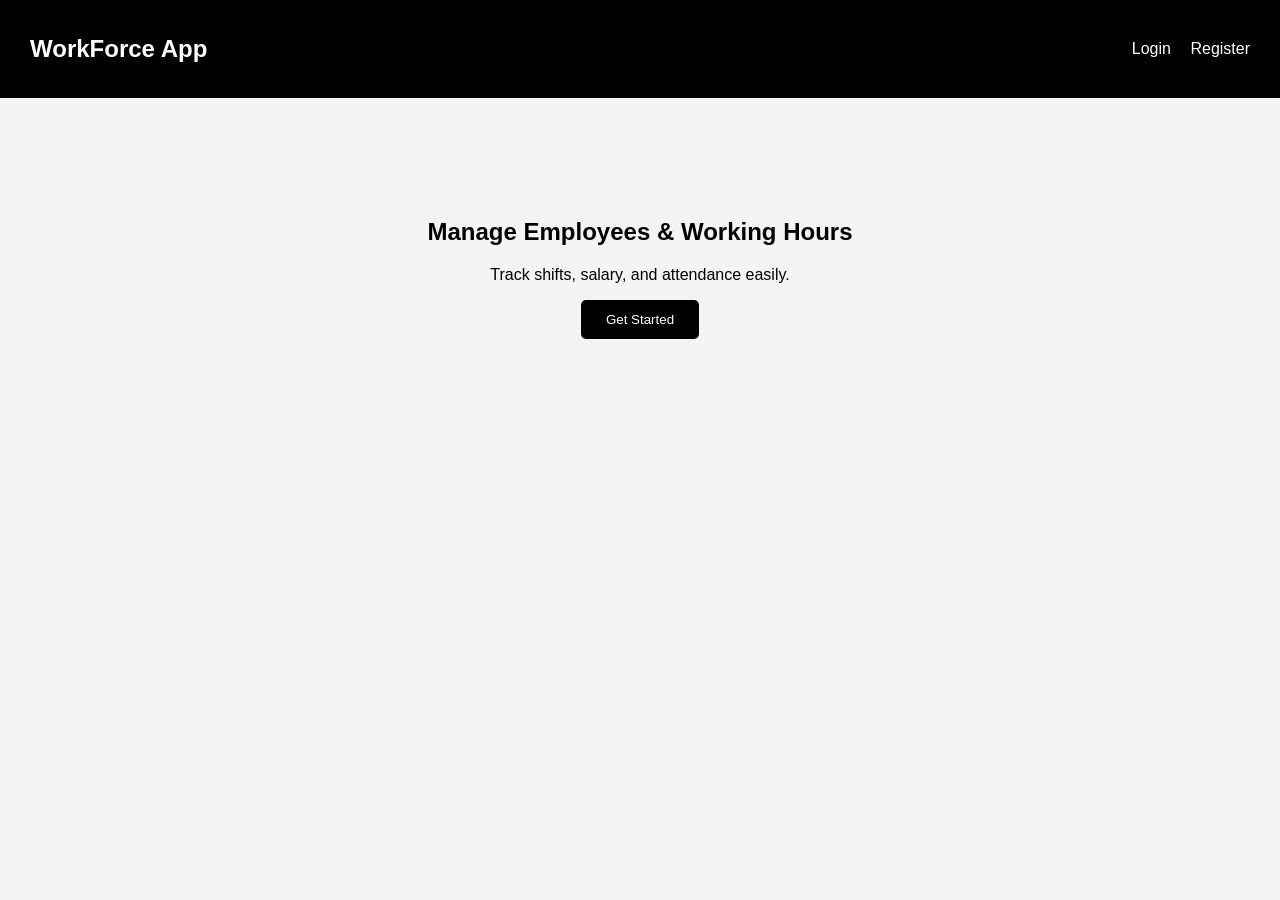
<file: index.html>
<!DOCTYPE html>
<html>
<head>
  <title>Workforce Management</title>
  <link rel="stylesheet" href="style.css">
</head>
<body>

<nav>
  <h1>WorkForce App</h1>

  <div>
    <a href="login.html">Login</a>
    <a href="register.html">Register</a>
  </div>
</nav>

<section class="hero">

  <h2>Manage Employees & Working Hours</h2>

  <p>
    Track shifts, salary, and attendance easily.
  </p>

  <a href="register.html">
    <button>Get Started</button>
  </a>

</section>

</body>
</html>
</file>
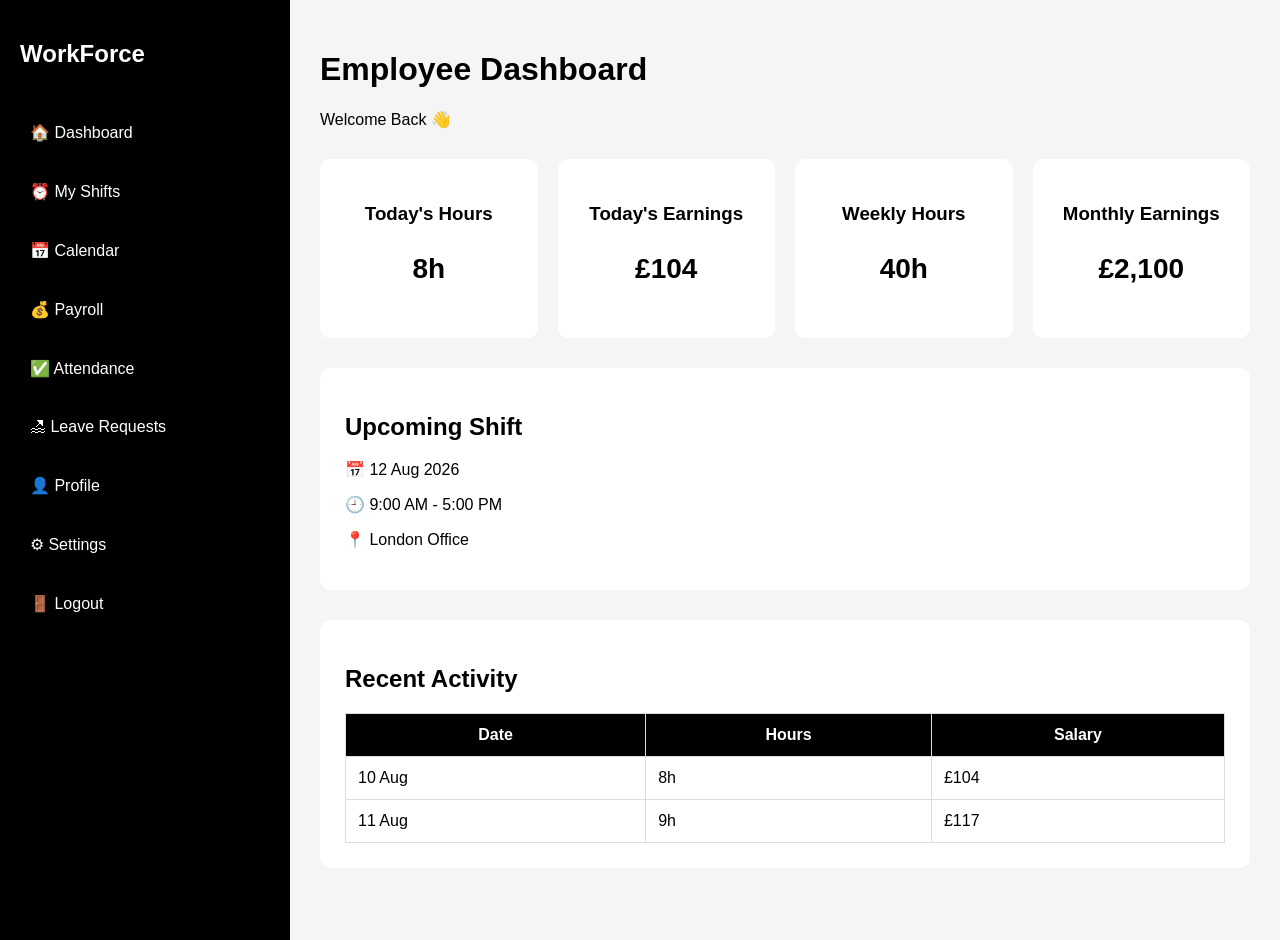
<file: employee-dashboard.html>
<!DOCTYPE html>
<html>

<head>
  <title>Employee Dashboard</title>

  <link rel="stylesheet" href="style.css">
</head>

<body>

<div class="main-layout">

  <!-- Sidebar -->

  <div class="sidebar">

    <h2>WorkForce</h2>

    <ul>

  <li>
    <a href="employee-dashboard.html">
      🏠 Dashboard
    </a>
  </li>

  <li>
    <a href="shifts.html">
      ⏰ My Shifts
    </a>
  </li>

  <li>
    <a href="calendar.html">
      📅 Calendar
    </a>
  </li>

  <li>
    <a href="payroll.html">
      💰 Payroll
    </a>
  </li>

  <li>
    <a href="attendance.html">
      ✅ Attendance
    </a>
  </li>

  <li>
    <a href="leave.html">
      🏖 Leave Requests
    </a>
  </li>

  <li>
    <a href="profile.html">
      👤 Profile
    </a>
  </li>

  <li>
    <a href="settings.html">
      ⚙ Settings
    </a>
  </li>

  <li onclick="logoutUser()">
    🚪 Logout
  </li>

</ul>
  </div>

  <!-- Main Content -->

  <div class="main-content">

    <!-- Top Navbar -->

    <div class="topbar">

      <h1>Employee Dashboard</h1>

      <p>Welcome Back 👋</p>

    </div>

    <!-- Summary Cards -->

    <div class="summary-grid">

      <div class="summary-card">
        <h3>Today's Hours</h3>
        <p>8h</p>
      </div>

      <div class="summary-card">
        <h3>Today's Earnings</h3>
        <p>£104</p>
      </div>

      <div class="summary-card">
        <h3>Weekly Hours</h3>
        <p>40h</p>
      </div>

      <div class="summary-card">
        <h3>Monthly Earnings</h3>
        <p>£2,100</p>
      </div>

    </div>

    <!-- Upcoming Shift -->

    <div class="card">

      <h2>Upcoming Shift</h2>

      <p>📅 12 Aug 2026</p>

      <p>🕘 9:00 AM - 5:00 PM</p>

      <p>📍 London Office</p>

    </div>

    <!-- Recent Activity -->

    <div class="card">

      <h2>Recent Activity</h2>

      <table>

        <tr>
          <th>Date</th>
          <th>Hours</th>
          <th>Salary</th>
        </tr>

        <tr>
          <td>10 Aug</td>
          <td>8h</td>
          <td>£104</td>
        </tr>

        <tr>
          <td>11 Aug</td>
          <td>9h</td>
          <td>£117</td>
        </tr>

      </table>

    </div>

  </div>

</div>

<script src="auth.js"></script>

</body>
</html>
</file>
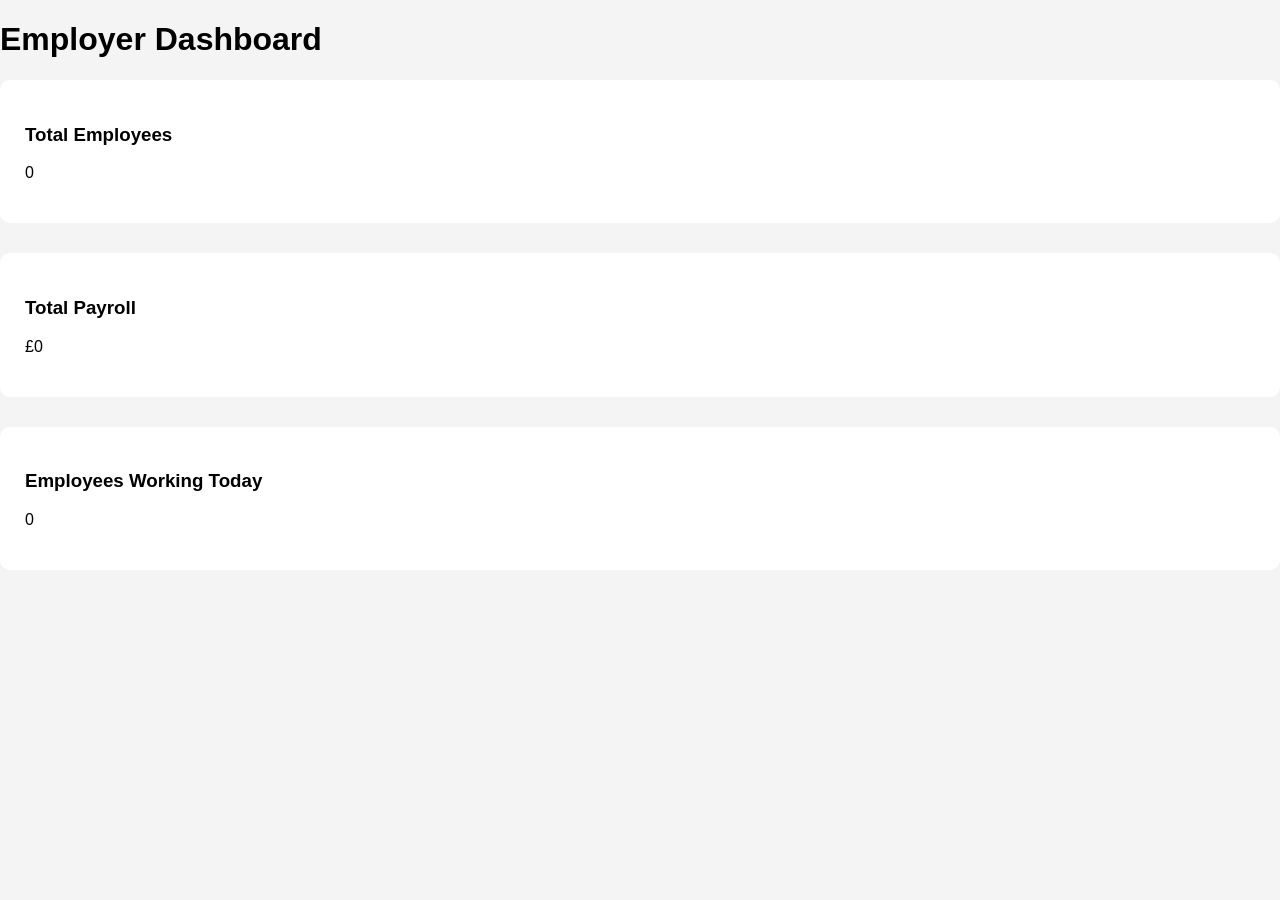
<file: employer-dashboard.html>
<!DOCTYPE html>
<html>
<head>
  <title>Employer Dashboard</title>
  <link rel="stylesheet" href="style.css">
</head>
<body>

<h1>Employer Dashboard</h1>
<div class="card">

  <h3>Total Employees</h3>
  <p>0</p>

</div>

<div class="card">

  <h3>Total Payroll</h3>
  <p>£0</p>

</div>

<div class="card">

  <h3>Employees Working Today</h3>
  <p>0</p>

</div>

</body>
</html>
</file>
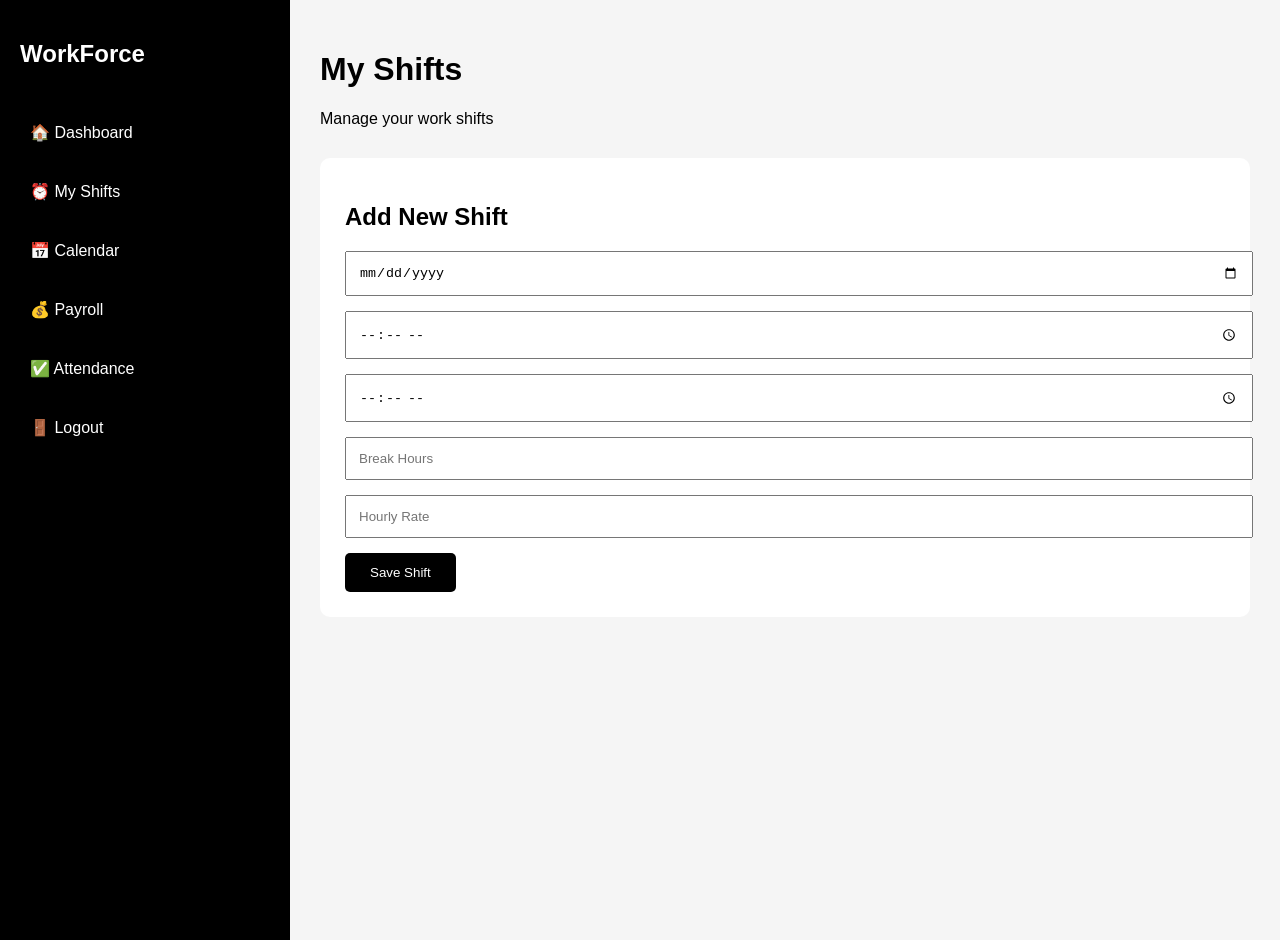
<file: shifts.html>
<!DOCTYPE html>
<html>

<head>
  <title>My Shifts</title>

  <link rel="stylesheet" href="style.css">
</head>

<body>

<div class="main-layout">

  <!-- Sidebar -->

  <div class="sidebar">

    <h2>WorkForce</h2>

    <ul>

      <li>
        <a href="employee-dashboard.html">
          🏠 Dashboard
        </a>
      </li>

      <li>
        <a href="shifts.html">
          ⏰ My Shifts
        </a>
      </li>

      <li>
        <a href="calendar.html">
          📅 Calendar
        </a>
      </li>

      <li>
        <a href="payroll.html">
          💰 Payroll
        </a>
      </li>

      <li>
        <a href="attendance.html">
          ✅ Attendance
        </a>
      </li>

      <li onclick="logoutUser()">
        🚪 Logout
      </li>

    </ul>

  </div>

  <!-- Main Content -->

  <div class="main-content">

    <div class="topbar">

      <h1>My Shifts</h1>

      <p>Manage your work shifts</p>

    </div>

    <div class="card">

      <h2>Add New Shift</h2>

      <input type="date">

      <input type="time">

      <input type="time">

      <input type="number"
             placeholder="Break Hours">

      <input type="number"
             placeholder="Hourly Rate">

      <button>
        Save Shift
      </button>

    </div>

  </div>

</div>

<script src="auth.js"></script>

</body>
</html>
</file>
<file: style.css>
body {
  margin: 0;
  font-family: Arial;
  background: #f4f4f4;
}

nav {
  background: black;
  color: white;
  padding: 15px 30px;

  display: flex;
  justify-content: space-between;
  align-items: center;
}

nav a {
  color: white;
  margin-left: 15px;
  text-decoration: none;
}

.hero {
  text-align: center;
  margin-top: 120px;
}

button {
  padding: 12px 25px;
  border: none;
  background: black;
  color: white;
  cursor: pointer;
  border-radius: 5px;
}
.login-container {
  width: 300px;
  margin: 100px auto;
  background: white;
  padding: 30px;
  border-radius: 10px;
}

.login-container input,
.login-container select {
  width: 100%;
  padding: 10px;
  margin-bottom: 15px;
}
.auth-container {
  width: 350px;
  margin: 80px auto;
  background: white;
  padding: 30px;
  border-radius: 10px;
}

.auth-container h1 {
  text-align: center;
  margin-bottom: 30px;
}

.auth-container input,
.auth-container select {
  width: 100%;
  padding: 12px;
  margin-bottom: 15px;
  border: 1px solid #ccc;
}

.auth-container button {
  width: 100%;
}

.auth-container p {
  text-align: center;
  margin-top: 20px;
}

.dashboard-container {
  padding: 30px;
}

.summary-grid {
  display: grid;
  grid-template-columns: repeat(4, 1fr);
  gap: 20px;
  margin-bottom: 30px;
}

.summary-card {
  background: white;
  padding: 20px;
  border-radius: 10px;
  text-align: center;
}

.summary-card h3 {
  margin-bottom: 10px;
}

.summary-card p {
  font-size: 28px;
  font-weight: bold;
}

.card {
  background: white;
  padding: 25px;
  border-radius: 10px;
  margin-bottom: 30px;
}

.card input {
  width: 100%;
  padding: 12px;
  margin-bottom: 15px;
}

.calendar-box {
  background: #f7f7f7;
  padding: 20px;
  border-radius: 10px;
}

table {
  width: 100%;
  border-collapse: collapse;
}

table th,
table td {
  border: 1px solid #ddd;
  padding: 12px;
}

table th {
  background: black;
  color: white;
}

.main-layout {
  display: flex;
}

/* Sidebar */

.sidebar {
  width: 250px;
  height: 100vh;
  background: black;
  color: white;
  padding: 20px;
}

.sidebar h2 {
  margin-bottom: 40px;
}

.sidebar ul {
  list-style: none;
  padding: 0;
}

.sidebar li {
  padding: 15px 10px;
  cursor: pointer;
  border-radius: 5px;
  margin-bottom: 10px;
}

.sidebar li:hover {
  background: #333;
}

/* Main Content */

.main-content {
  flex: 1;
  padding: 30px;
  background: #f5f5f5;
}

/* Topbar */

.topbar {
  margin-bottom: 30px;
}

/* Summary Cards */

.summary-grid {
  display: grid;
  grid-template-columns: repeat(4, 1fr);
  gap: 20px;
  margin-bottom: 30px;
}

.summary-card {
  background: white;
  padding: 25px;
  border-radius: 10px;
}

.summary-card h3 {
  margin-bottom: 10px;
}

.summary-card p {
  font-size: 28px;
  font-weight: bold;
}

/* Card */

.card {
  background: white;
  padding: 25px;
  border-radius: 10px;
  margin-bottom: 30px;
}

/* Table */

table {
  width: 100%;
  border-collapse: collapse;
}

table th,
table td {
  padding: 12px;
  border: 1px solid #ddd;
}

table th {
  background: black;
  color: white;
}
.sidebar a {
  color: white;
  text-decoration: none;
  display: block;
}
</file>
